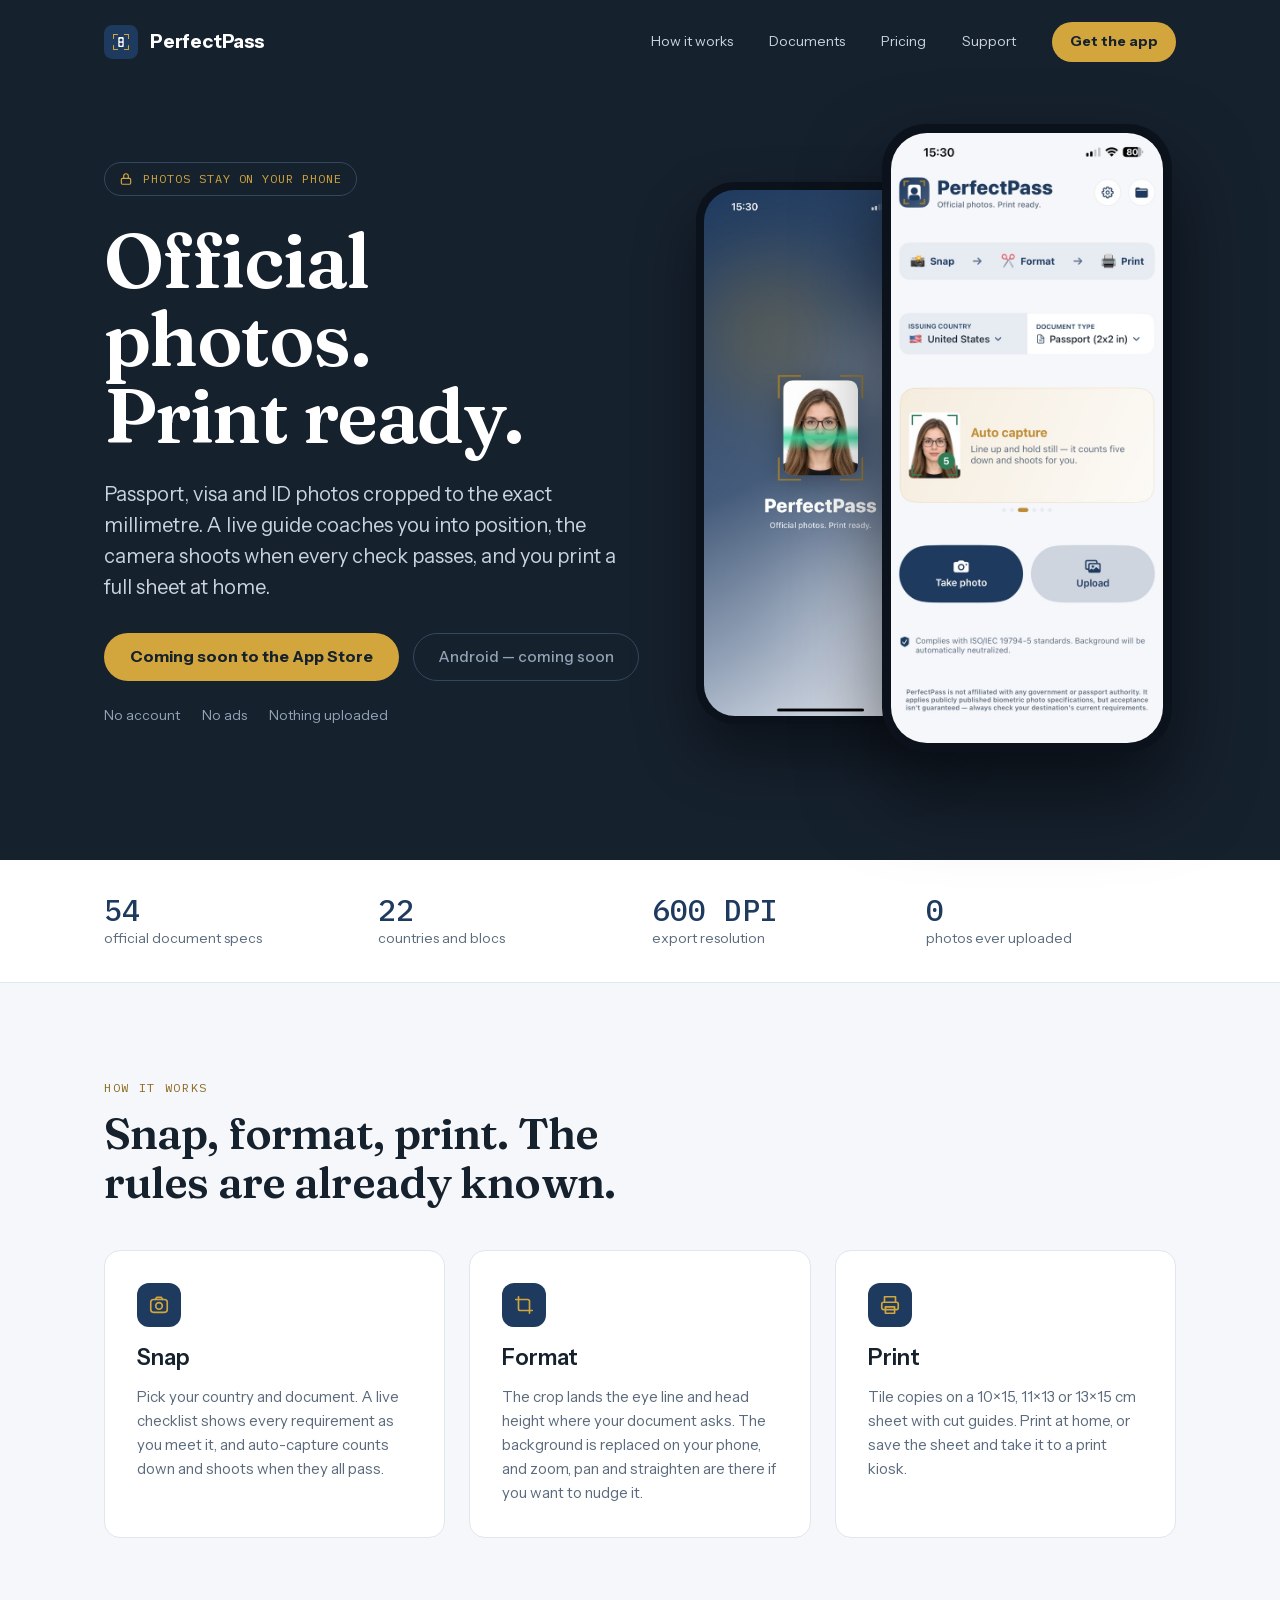
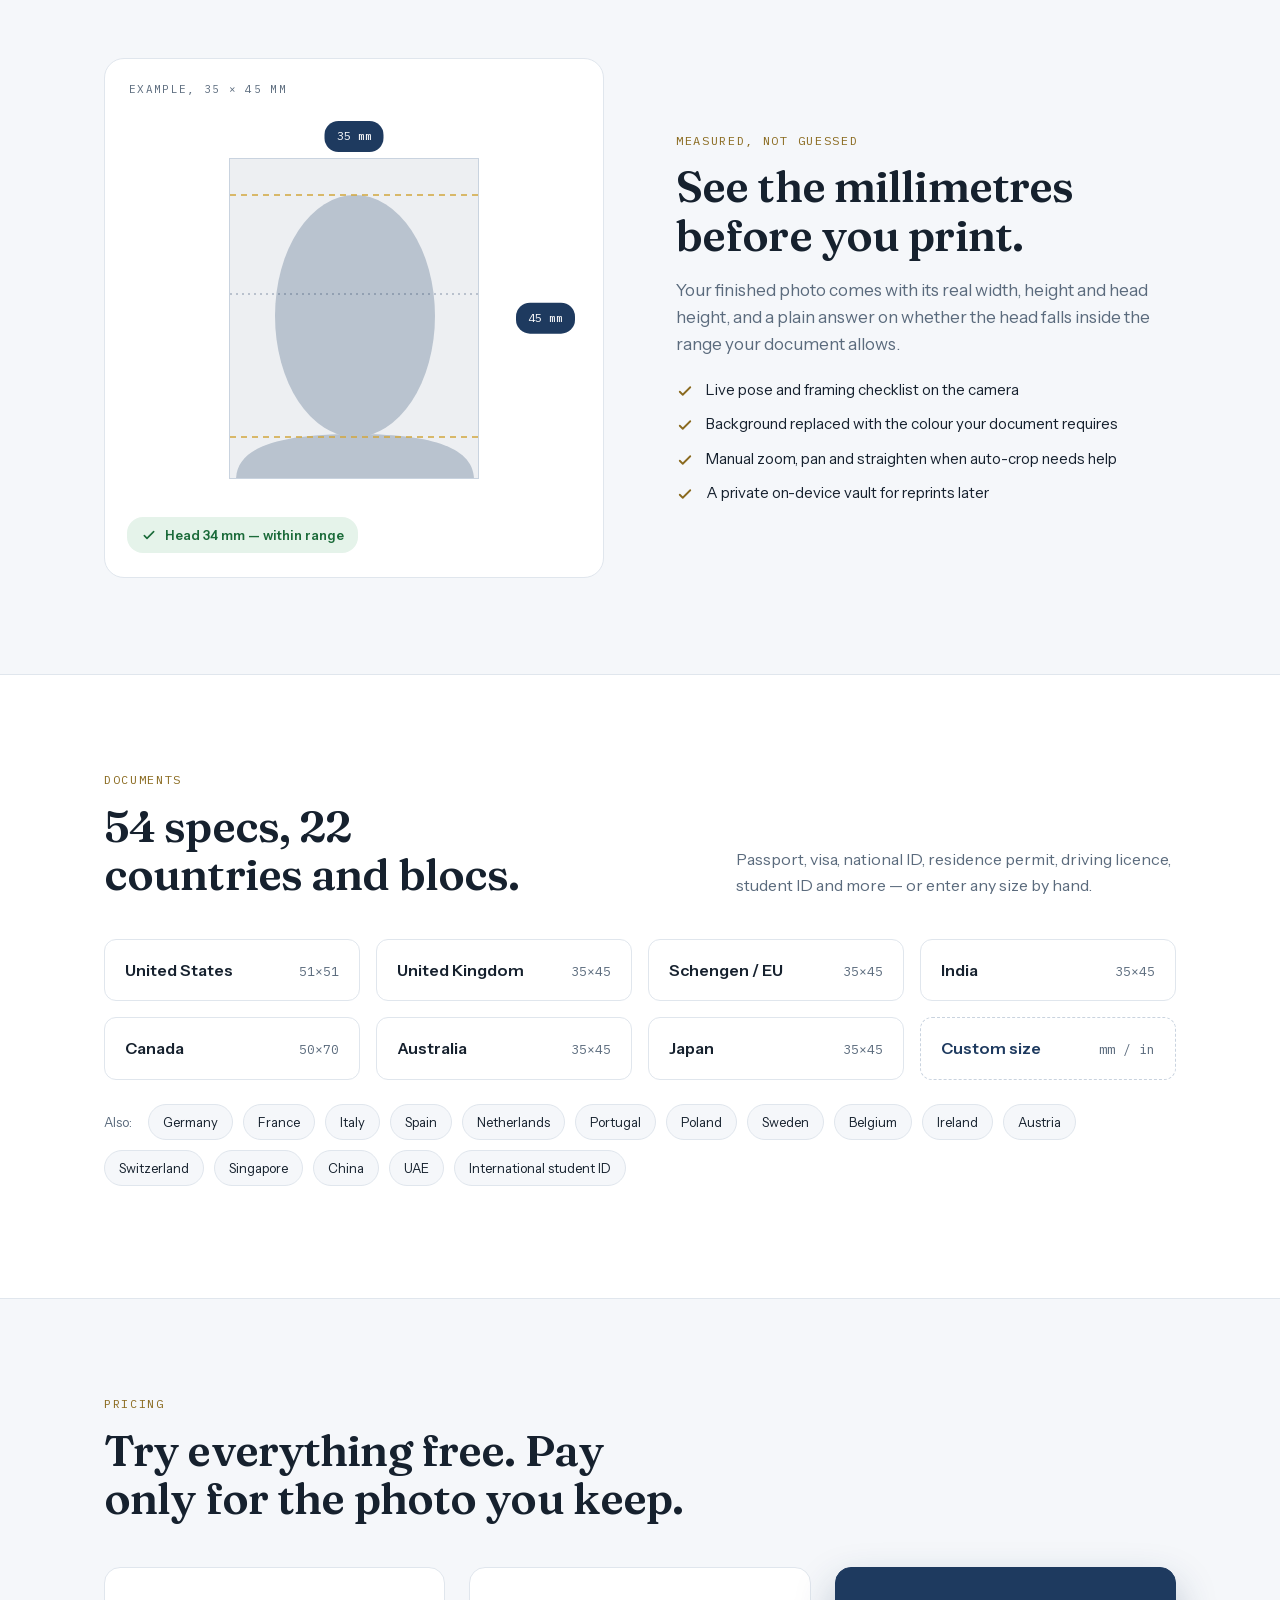
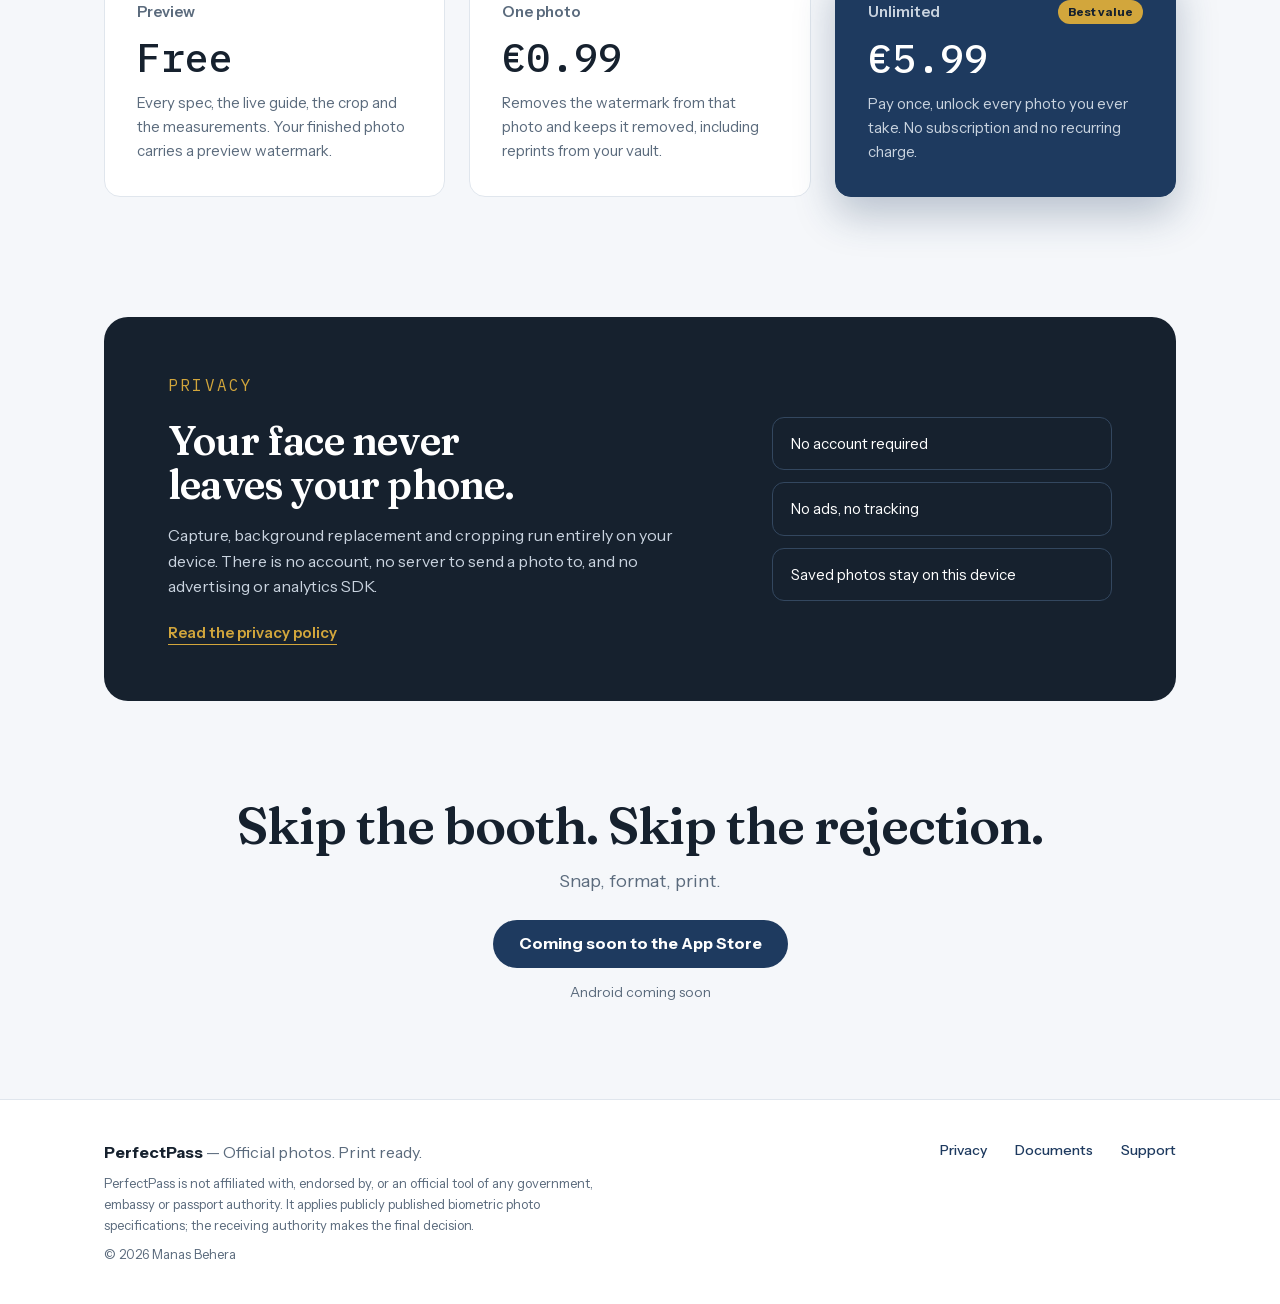
<file: index.html>
<!doctype html>
<html lang="en">
<head>
<meta charset="utf-8">
<meta name="viewport" content="width=device-width, initial-scale=1">
<title>PerfectPass — Official passport and ID photos, print ready</title>
<meta name="description" content="Passport, visa and ID photos cropped to the exact millimetre, on your phone. A live guide, on-device background replacement and print sheets. Nothing is uploaded.">
<meta name="theme-color" content="#16212E">
<meta property="og:type" content="website">
<meta property="og:title" content="PerfectPass — Official photos. Print ready.">
<meta property="og:description" content="Passport, visa and ID photos cropped to the exact millimetre, entirely on your phone.">
<link rel="icon" href="data:image/svg+xml,%3Csvg xmlns='http://www.w3.org/2000/svg' viewBox='0 0 100 100'%3E%3Crect width='100' height='100' rx='24' fill='%231E3A5F'/%3E%3Crect x='42' y='35' width='16' height='30' rx='3' fill='%23fff'/%3E%3Ccircle cx='50' cy='44' r='4.6' fill='%231E3A5F'/%3E%3Cg stroke='%23D2A63C' stroke-width='3' stroke-linecap='round' fill='none'%3E%3Cpath d='M28 40V28H40'/%3E%3Cpath d='M60 28H72V40'/%3E%3Cpath d='M72 60V72H60'/%3E%3Cpath d='M40 72H28V60'/%3E%3C/g%3E%3C/svg%3E">
<link rel="stylesheet" href="assets/site.css">
</head>
<body>

<header class="dark">
<div class="wrap nav">
<a class="brand" href="./"><svg width="34" height="34" viewBox="0 0 100 100" fill="none" aria-hidden="true"><rect width="100" height="100" rx="24" fill="#1E3A5F"/><rect x="42" y="35" width="16" height="30" rx="3" fill="#fff"/><circle cx="50" cy="44" r="4.6" fill="#1E3A5F"/><rect x="46" y="52" width="8" height="9" rx="2" fill="#1E3A5F"/><g stroke="#D2A63C" stroke-width="3" stroke-linecap="round"><path d="M28 40V28H40"/><path d="M60 28H72V40"/><path d="M72 60V72H60"/><path d="M40 72H28V60"/></g></svg>PerfectPass</a>
<div class="spacer"></div>
<a class="link" href="#how">How it works</a>
<a class="link" href="#specs">Documents</a>
<a class="link" href="#pricing">Pricing</a>
<a class="link" href="support/">Support</a>
<a class="btn btn-gold btn-sm" href="#get">Get the app</a>
</div>
</header>

<main>
<div class="dark hero">
<div class="wrap hero-grid">
<div>
<div class="badge"><svg width="14" height="14" viewBox="0 0 24 24" fill="none" stroke="#D2A63C" stroke-width="2" stroke-linecap="round" stroke-linejoin="round" aria-hidden="true"><rect x="4" y="11" width="16" height="10" rx="2"/><path d="M8 11V7a4 4 0 0 1 8 0v4"/></svg>Photos stay on your phone</div>
<h1>Official photos.<br>Print ready.</h1>
<p class="sub">Passport, visa and ID photos cropped to the exact millimetre. A live guide coaches you into position, the camera shoots when every check passes, and you print a full sheet at home.</p>
<div class="cta-row" id="get">
<span class="btn btn-gold" aria-disabled="true">Coming soon to the App Store</span>
<span class="pill-soon">Android — coming soon</span>
</div>
<div class="assure"><span>No account</span><span>No ads</span><span>Nothing uploaded</span></div>
</div>
<div class="phones">
<div class="phone back"><img src="assets/app-launch.jpg" width="640" height="1387" alt="PerfectPass launch screen"></div>
<div class="phone front"><img src="assets/app-home.jpg" width="640" height="1387" alt="PerfectPass home screen showing the auto capture feature"></div>
</div>
</div>
</div>

<div class="stats">
<div class="wrap">
<ul>
<li><div class="n">54</div><div class="l">official document specs</div></li>
<li><div class="n">22</div><div class="l">countries and blocs</div></li>
<li><div class="n">600 DPI</div><div class="l">export resolution</div></li>
<li><div class="n">0</div><div class="l">photos ever uploaded</div></li>
</ul>
</div>
</div>

<section id="how">
<div class="wrap">
<div class="head">
<p class="eyebrow">How it works</p>
<h2>Snap, format, print. The rules are already known.</h2>
</div>
<div class="steps">
<div class="card"><div class="ico"><svg width="22" height="22" viewBox="0 0 24 24" fill="none" stroke="#D2A63C" stroke-width="1.8" stroke-linecap="round" stroke-linejoin="round" aria-hidden="true"><rect x="3" y="6" width="18" height="14" rx="3"/><path d="M8 6l1.6-2.4h4.8L16 6"/><circle cx="12" cy="13" r="3.6"/></svg></div><h3>Snap</h3><p>Pick your country and document. A live checklist shows every requirement as you meet it, and auto-capture counts down and shoots when they all pass.</p></div>
<div class="card"><div class="ico"><svg width="22" height="22" viewBox="0 0 24 24" fill="none" stroke="#D2A63C" stroke-width="1.8" stroke-linecap="round" stroke-linejoin="round" aria-hidden="true"><path d="M6 3v13a2 2 0 0 0 2 2h13"/><path d="M3 6h13a2 2 0 0 1 2 2v13"/></svg></div><h3>Format</h3><p>The crop lands the eye line and head height where your document asks. The background is replaced on your phone, and zoom, pan and straighten are there if you want to nudge it.</p></div>
<div class="card"><div class="ico"><svg width="22" height="22" viewBox="0 0 24 24" fill="none" stroke="#D2A63C" stroke-width="1.8" stroke-linecap="round" stroke-linejoin="round" aria-hidden="true"><path d="M6 9V3h12v6"/><rect x="3" y="9" width="18" height="8" rx="2"/><rect x="7" y="14" width="10" height="7"/></svg></div><h3>Print</h3><p>Tile copies on a 10×15, 11×13 or 13×15 cm sheet with cut guides. Print at home, or save the sheet and take it to a print kiosk.</p></div>
</div>
</div>
</section>

<div class="measured">
<div class="wrap measured-grid">
<div class="figure" role="img" aria-label="Illustration: a 35 by 45 millimetre photo with crown and chin lines and a head height of 34 millimetres, within range">
<div class="cap">Example, 35 × 45 mm</div>
<div class="doc"><svg width="250" height="321" viewBox="0 0 250 321" fill="none" aria-hidden="true"><path d="M6 321c0-34 46-46 119-46s119 12 119 46z" fill="#B9C3CF"/><ellipse cx="125" cy="157" rx="80" ry="121" fill="#B9C3CF"/><line x1="0" y1="36" x2="250" y2="36" stroke="#D2A63C" stroke-width="1.5" stroke-dasharray="6 5"/><line x1="0" y1="278" x2="250" y2="278" stroke="#D2A63C" stroke-width="1.5" stroke-dasharray="6 5"/><line x1="0" y1="135" x2="250" y2="135" stroke="#1E3A5F" stroke-width="1" stroke-dasharray="2 4" opacity=".5"/></svg></div>
<div class="chip w">35 mm</div>
<div class="chip h">45 mm</div>
<div class="verdict"><svg width="16" height="16" viewBox="0 0 24 24" fill="none" stroke="#1B6B3A" stroke-width="2.4" stroke-linecap="round" stroke-linejoin="round" aria-hidden="true"><path d="M5 13l4 4L19 7"/></svg>Head 34 mm — within range</div>
</div>
<div>
<p class="eyebrow">Measured, not guessed</p>
<h2>See the millimetres before you print.</h2>
<p class="lede" style="margin-top:18px">Your finished photo comes with its real width, height and head height, and a plain answer on whether the head falls inside the range your document allows.</p>
<ul class="ticks">
<li><svg width="18" height="18" viewBox="0 0 24 24" fill="none" stroke="#8A6A1F" stroke-width="2.4" stroke-linecap="round" stroke-linejoin="round" aria-hidden="true"><path d="M5 13l4 4L19 7"/></svg><span>Live pose and framing checklist on the camera</span></li>
<li><svg width="18" height="18" viewBox="0 0 24 24" fill="none" stroke="#8A6A1F" stroke-width="2.4" stroke-linecap="round" stroke-linejoin="round" aria-hidden="true"><path d="M5 13l4 4L19 7"/></svg><span>Background replaced with the colour your document requires</span></li>
<li><svg width="18" height="18" viewBox="0 0 24 24" fill="none" stroke="#8A6A1F" stroke-width="2.4" stroke-linecap="round" stroke-linejoin="round" aria-hidden="true"><path d="M5 13l4 4L19 7"/></svg><span>Manual zoom, pan and straighten when auto-crop needs help</span></li>
<li><svg width="18" height="18" viewBox="0 0 24 24" fill="none" stroke="#8A6A1F" stroke-width="2.4" stroke-linecap="round" stroke-linejoin="round" aria-hidden="true"><path d="M5 13l4 4L19 7"/></svg><span>A private on-device vault for reprints later</span></li>
</ul>
</div>
</div>
</div>

<section class="specs" id="specs">
<div class="wrap">
<div class="specs-head">
<div><p class="eyebrow">Documents</p><h2>54 specs, 22 countries and blocs.</h2></div>
<p class="lede">Passport, visa, national ID, residence permit, driving licence, student ID and more — or enter any size by hand.</p>
</div>
<div class="spec-grid">
<div class="spec"><b>United States</b><span>51×51</span></div><div class="spec"><b>United Kingdom</b><span>35×45</span></div><div class="spec"><b>Schengen / EU</b><span>35×45</span></div><div class="spec"><b>India</b><span>35×45</span></div><div class="spec"><b>Canada</b><span>50×70</span></div><div class="spec"><b>Australia</b><span>35×45</span></div><div class="spec"><b>Japan</b><span>35×45</span></div><div class="spec custom"><b>Custom size</b><span>mm / in</span></div>
</div>
<ul class="also"><li class="lead">Also:</li><li>Germany</li><li>France</li><li>Italy</li><li>Spain</li><li>Netherlands</li><li>Portugal</li><li>Poland</li><li>Sweden</li><li>Belgium</li><li>Ireland</li><li>Austria</li><li>Switzerland</li><li>Singapore</li><li>China</li><li>UAE</li><li>International student ID</li></ul>
</div>
</section>

<section id="pricing">
<div class="wrap">
<div class="head">
<p class="eyebrow">Pricing</p>
<h2>Try everything free. Pay only for the photo you keep.</h2>
</div>
<div class="tiers">
<div class="tier"><div class="name">Preview</div><div class="price">Free</div><p>Every spec, the live guide, the crop and the measurements. Your finished photo carries a preview watermark.</p></div>
<div class="tier"><div class="name">One photo</div><div class="price">€0.99</div><p>Removes the watermark from that photo and keeps it removed, including reprints from your vault.</p></div>
<div class="tier best"><div class="top"><div class="name">Unlimited</div><div class="tag">Best value</div></div><div class="price">€5.99</div><p>Pay once, unlock every photo you ever take. No subscription and no recurring charge.</p></div>
</div>
</div>
</section>

<div class="privacy" id="privacy">
<div class="wrap">
<div class="privacy-box">
<div>
<p class="eyebrow">Privacy</p>
<h2>Your face never leaves your phone.</h2>
<p>Capture, background replacement and cropping run entirely on your device. There is no account, no server to send a photo to, and no advertising or analytics SDK.</p>
<a class="underlink" href="privacy.html">Read the privacy policy</a>
</div>
<ul class="privacy-list"><li>No account required</li><li>No ads, no tracking</li><li>Saved photos stay on this device</li></ul>
</div>
</div>
</div>

<div class="closing">
<div class="wrap">
<h2>Skip the booth. Skip the rejection.</h2>
<p>Snap, format, print.</p>
<span class="btn btn-navy" aria-disabled="true">Coming soon to the App Store</span>
<div class="soon">Android coming soon</div>
</div>
</div>
</main>

<footer>
<div class="wrap foot">
<div>
<div style="font-weight:700;font-size:16px">PerfectPass <span style="font-weight:400;color:var(--muted)">— Official photos. Print ready.</span></div>
<p class="fine">PerfectPass is not affiliated with, endorsed by, or an official tool of any government, embassy or passport authority. It applies publicly published biometric photo specifications; the receiving authority makes the final decision.</p>
<div class="fine" style="margin:0">© 2026 Manas Behera</div>
</div>
<nav aria-label="Footer"><a href="privacy.html">Privacy</a><a href="#specs">Documents</a><a href="support/">Support</a></nav>
</div>
</footer>

</body>
</html>
</file>
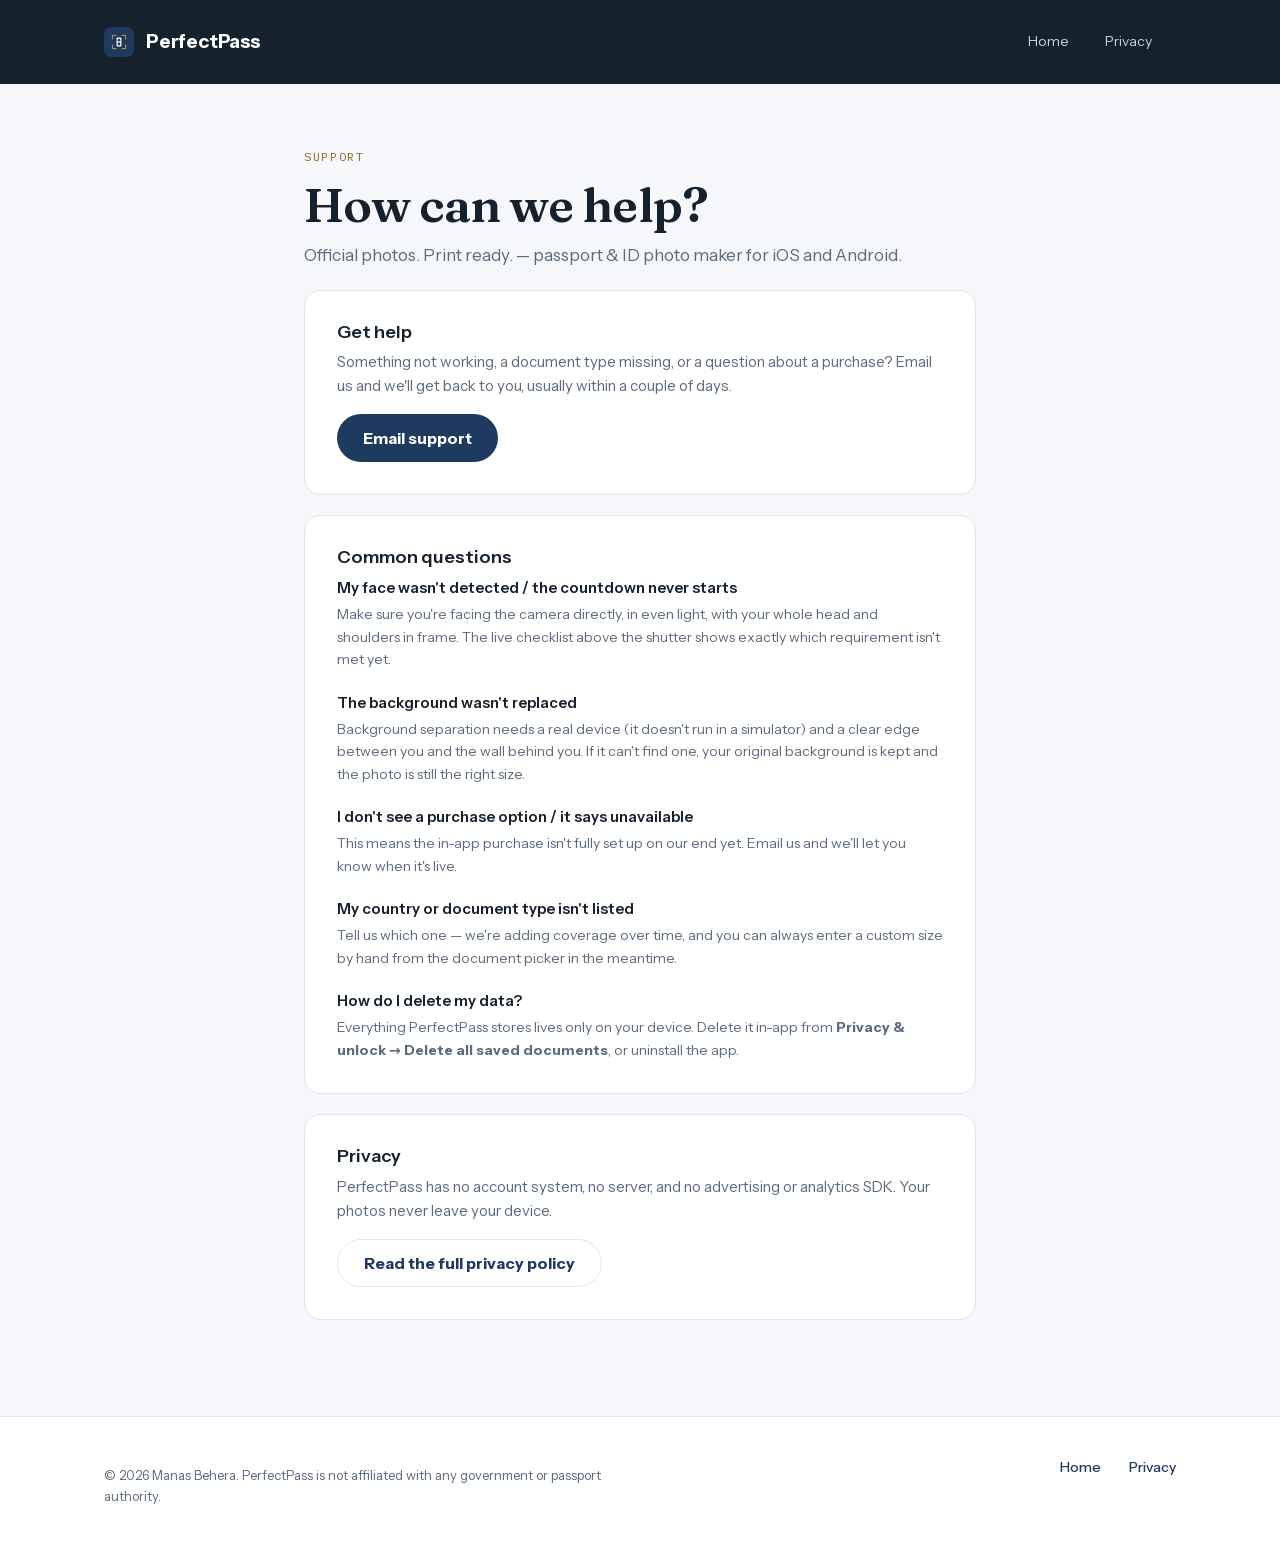
<file: support/index.html>
<!doctype html>
<html lang="en">
<head>
<meta charset="utf-8">
<meta name="viewport" content="width=device-width, initial-scale=1">
<title>PerfectPass Support</title>
<meta name="description" content="Help with PerfectPass: face detection, backgrounds, purchases, document types and deleting your data.">
<meta name="theme-color" content="#16212E">
<link rel="icon" href="data:image/svg+xml,%3Csvg xmlns='http://www.w3.org/2000/svg' viewBox='0 0 100 100'%3E%3Crect width='100' height='100' rx='24' fill='%231E3A5F'/%3E%3Crect x='42' y='35' width='16' height='30' rx='3' fill='%23fff'/%3E%3Ccircle cx='50' cy='44' r='4.6' fill='%231E3A5F'/%3E%3Cg stroke='%23D2A63C' stroke-width='3' stroke-linecap='round' fill='none'%3E%3Cpath d='M28 40V28H40'/%3E%3Cpath d='M60 28H72V40'/%3E%3Cpath d='M72 60V72H60'/%3E%3Cpath d='M40 72H28V60'/%3E%3C/g%3E%3C/svg%3E">
<link rel="stylesheet" href="../assets/site.css">
</head>
<body>
<header class="dark">
<div class="wrap nav">
<a class="brand" href="../"><svg width="30" height="30" viewBox="0 0 100 100" fill="none" aria-hidden="true"><rect width="100" height="100" rx="24" fill="#1E3A5F"/><rect x="42" y="35" width="16" height="30" rx="3" fill="#fff"/><circle cx="50" cy="44" r="4.6" fill="#1E3A5F"/><rect x="46" y="52" width="8" height="9" rx="2" fill="#1E3A5F"/><g stroke="#D2A63C" stroke-width="3" stroke-linecap="round"><path d="M28 40V28H40"/><path d="M60 28H72V40"/><path d="M72 60V72H60"/><path d="M40 72H28V60"/></g></svg>PerfectPass</a>
<div class="spacer"></div>
<a class="link" href="../">Home</a>
<a class="link" href="../privacy.html">Privacy</a>
</div>
</header>
<main class="page">
<div class="wrap">
<p class="eyebrow">Support</p>
<h1>How can we help?</h1>
<p class="lede">Official photos. Print ready. — passport &amp; ID photo maker for iOS and Android.</p>
<div class="card">
    <h2>Get help</h2>
    <p>Something not working, a document type missing, or a question about a purchase? Email us and we'll get back to you, usually within a couple of days.</p>
    <a class="btn btn-navy" href="mailto:shrutikaiq@gmail.com?subject=PerfectPass%20support">Email support</a>
  </div>

  <div class="card">
    <h2>Common questions</h2>
    <dl>
      <dt>My face wasn't detected / the countdown never starts</dt>
      <dd>Make sure you're facing the camera directly, in even light, with your whole head and shoulders in frame. The live checklist above the shutter shows exactly which requirement isn't met yet.</dd>

      <dt>The background wasn't replaced</dt>
      <dd>Background separation needs a real device (it doesn't run in a simulator) and a clear edge between you and the wall behind you. If it can't find one, your original background is kept and the photo is still the right size.</dd>

      <dt>I don't see a purchase option / it says unavailable</dt>
      <dd>This means the in-app purchase isn't fully set up on our end yet. Email us and we'll let you know when it's live.</dd>

      <dt>My country or document type isn't listed</dt>
      <dd>Tell us which one — we're adding coverage over time, and you can always enter a custom size by hand from the document picker in the meantime.</dd>

      <dt>How do I delete my data?</dt>
      <dd>Everything PerfectPass stores lives only on your device. Delete it in-app from <strong>Privacy &amp; unlock → Delete all saved documents</strong>, or uninstall the app.</dd>
    </dl>
  </div>

  <div class="card">
    <h2>Privacy</h2>
    <p>PerfectPass has no account system, no server, and no advertising or analytics SDK. Your photos never leave your device.</p>
    <a class="btn btn-outline" href="../privacy.html">Read the full privacy policy</a>
  </div>
</div>
</main>
<footer>
<div class="wrap foot">
<p class="fine">© 2026 Manas Behera. PerfectPass is not affiliated with any government or passport authority.</p>
<nav aria-label="Footer"><a href="../">Home</a><a href="../privacy.html">Privacy</a></nav>
</div>
</footer>
</body>
</html>
</file>
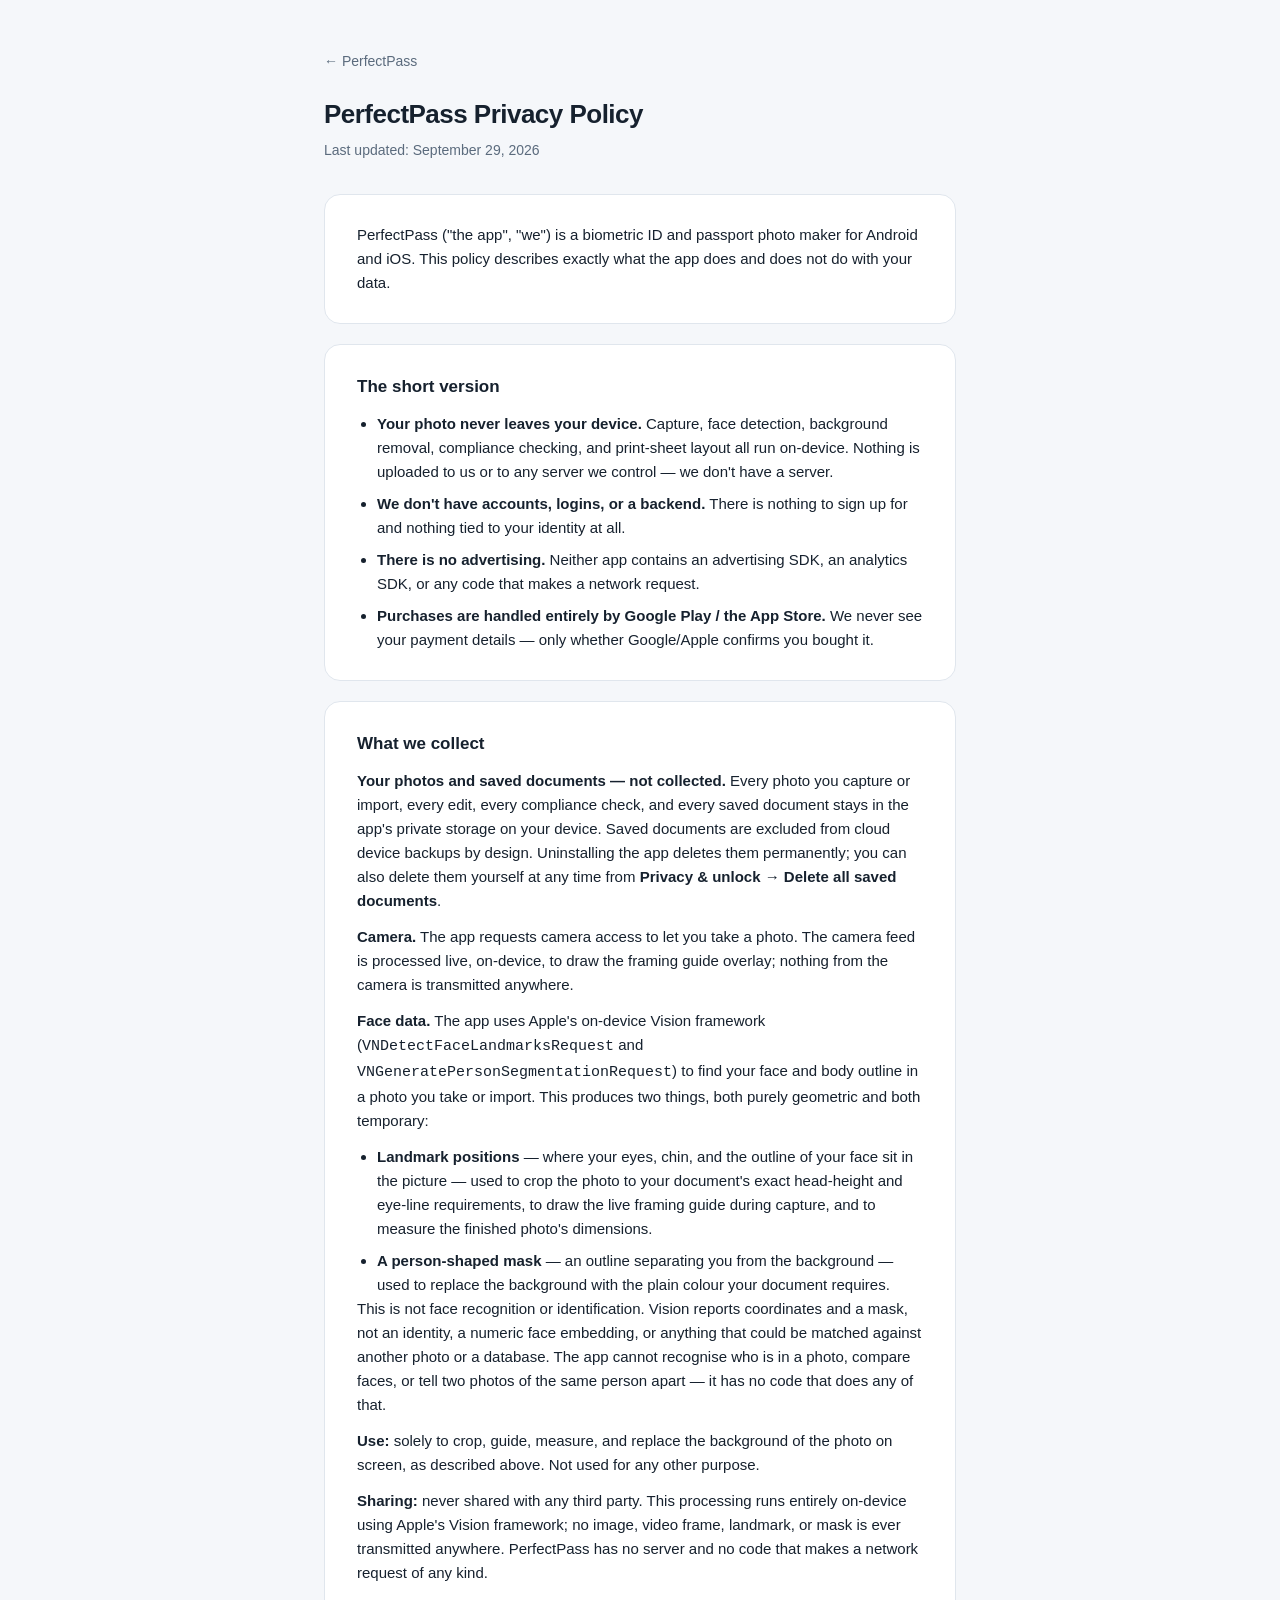
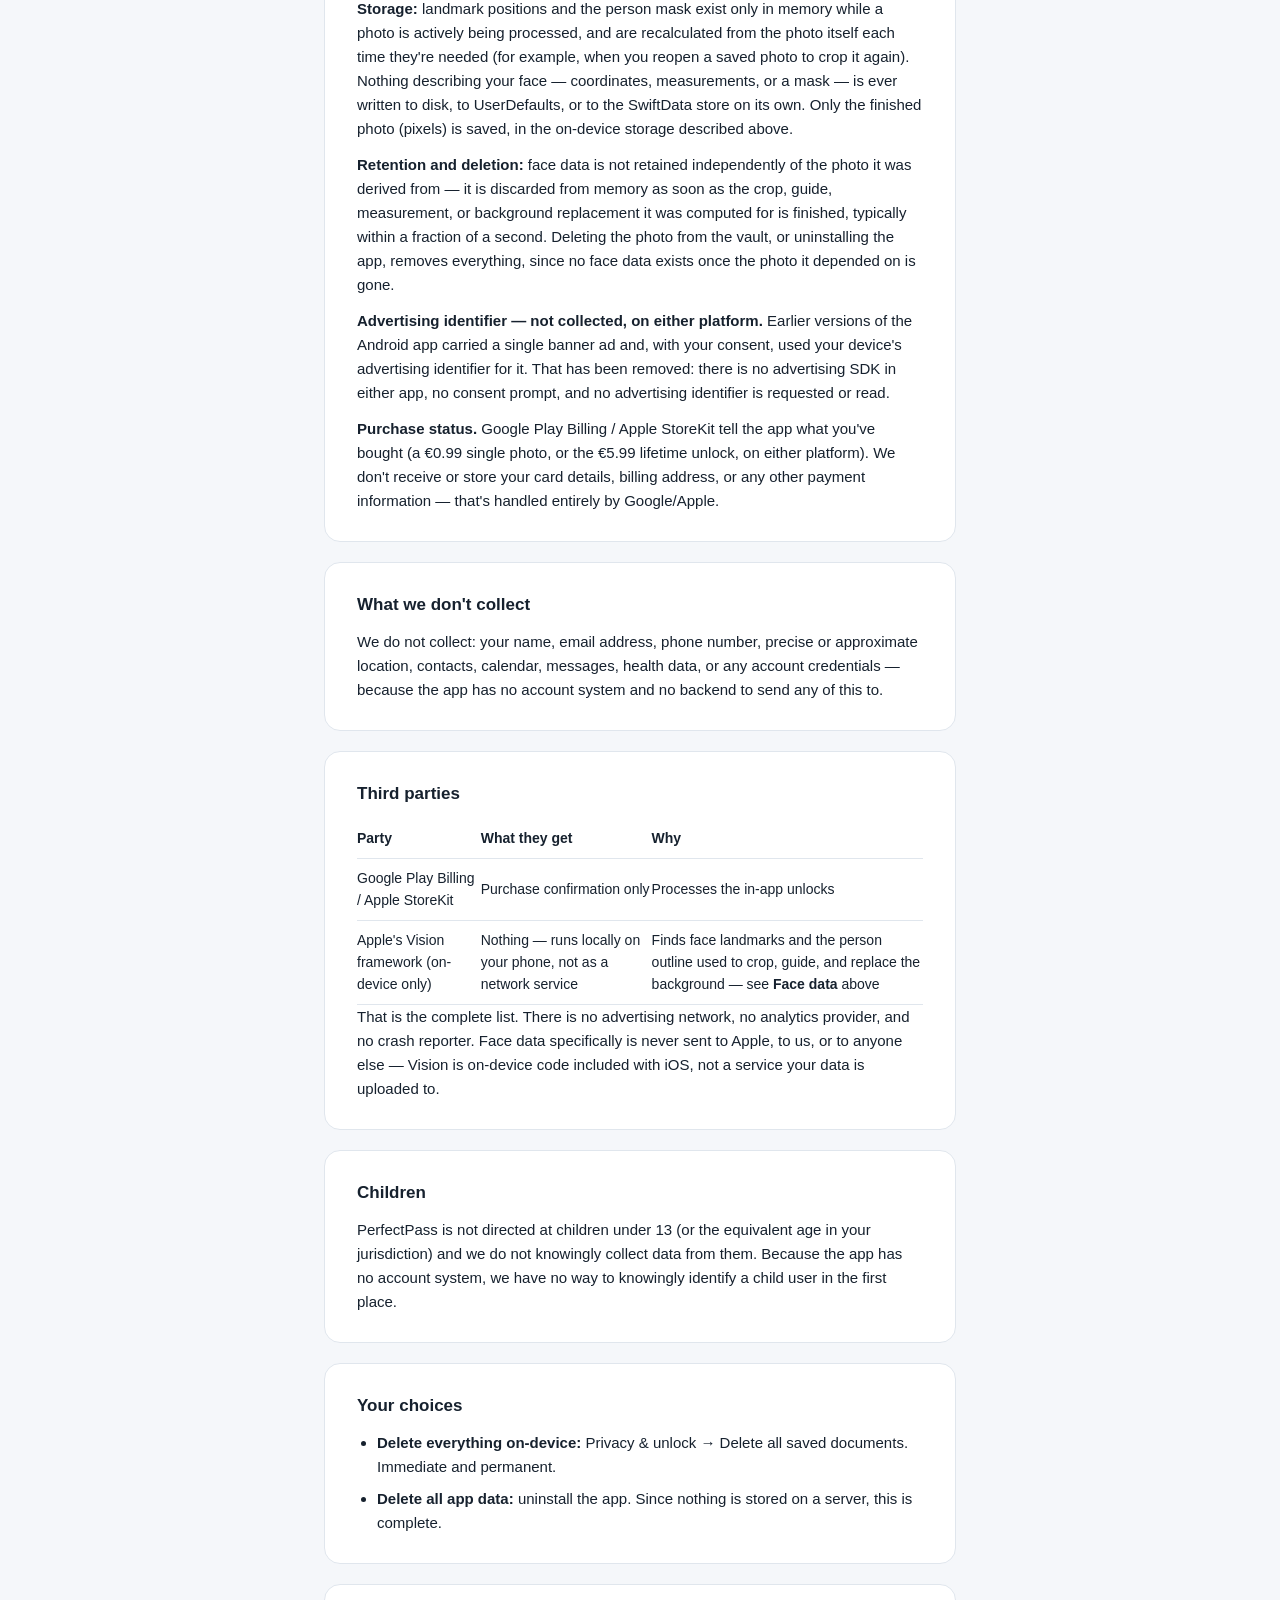
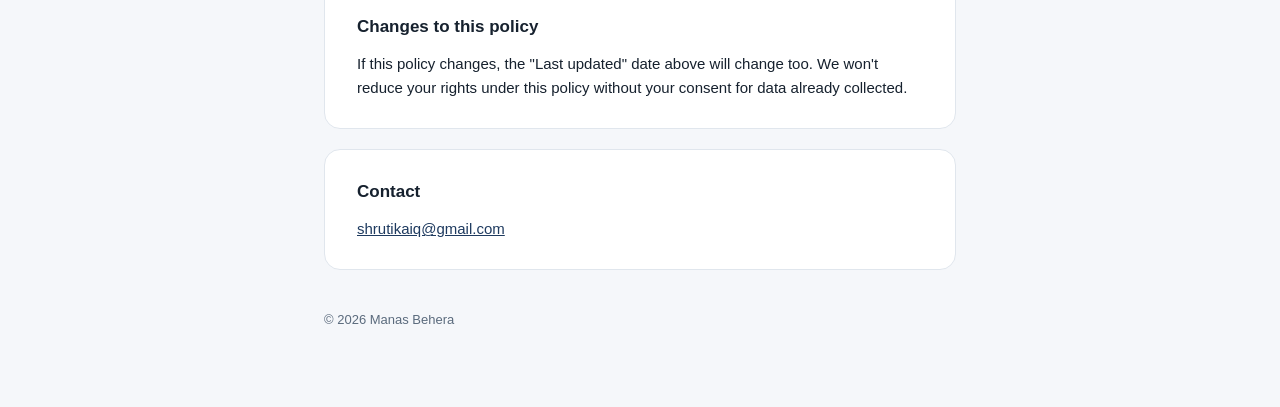
<file: privacy.html>
<!doctype html>
<html lang="en">
<head>
<meta charset="utf-8">
<meta name="viewport" content="width=device-width, initial-scale=1">
<title>PerfectPass Privacy Policy</title>
<style>
  :root {
    --navy: #1E3A5F; --bg: #F5F7FA; --surface: #FFFFFF;
    --text: #16212E; --text-muted: #5B6B7D; --border: #E0E6ED;
  }
  * { box-sizing: border-box; }
  body {
    margin: 0; background: var(--bg); color: var(--text);
    font-family: -apple-system, BlinkMacSystemFont, "Segoe UI", Roboto, Helvetica, Arial, sans-serif;
    line-height: 1.6;
  }
  .wrap { max-width: 680px; margin: 0 auto; padding: 48px 24px 80px; }
  .back { color: var(--text-muted); text-decoration: none; font-size: 14px; }
  h1 { font-size: 26px; margin: 20px 0 4px; letter-spacing: -0.02em; }
  .updated { color: var(--text-muted); font-size: 14px; margin: 0 0 32px; }
  .card {
    background: var(--surface); border: 1px solid var(--border);
    border-radius: 16px; padding: 28px 32px; margin-bottom: 20px;
  }
  h2 { font-size: 17px; margin: 0 0 12px; }
  .card + .card h2 { margin-top: 0; }
  p { font-size: 15px; color: var(--text); margin: 0 0 12px; }
  p:last-child { margin-bottom: 0; }
  ul { margin: 0; padding-left: 20px; }
  li { font-size: 15px; margin-bottom: 8px; }
  li:last-child { margin-bottom: 0; }
  table { width: 100%; border-collapse: collapse; font-size: 14px; }
  th, td { text-align: left; padding: 8px 0; border-bottom: 1px solid var(--border); }
  a { color: var(--navy); }
  strong { font-weight: 600; }
  footer { margin-top: 40px; color: var(--text-muted); font-size: 13px; }
</style>
</head>
<body>
<div class="wrap">
  <a class="back" href="./">&larr; PerfectPass</a>
  <h1>PerfectPass Privacy Policy</h1>
  <p class="updated">Last updated: September 29, 2026</p>

  <div class="card">
    <p>PerfectPass ("the app", "we") is a biometric ID and passport photo maker for Android and iOS. This policy describes exactly what the app does and does not do with your data.</p>
  </div>

  <div class="card">
    <h2>The short version</h2>
    <ul>
      <li><strong>Your photo never leaves your device.</strong> Capture, face detection, background removal, compliance checking, and print-sheet layout all run on-device. Nothing is uploaded to us or to any server we control — we don't have a server.</li>
      <li><strong>We don't have accounts, logins, or a backend.</strong> There is nothing to sign up for and nothing tied to your identity at all.</li>
      <li><strong>There is no advertising.</strong> Neither app contains an advertising SDK, an analytics SDK, or any code that makes a network request.</li>
      <li><strong>Purchases are handled entirely by Google Play / the App Store.</strong> We never see your payment details — only whether Google/Apple confirms you bought it.</li>
    </ul>
  </div>

  <div class="card">
    <h2>What we collect</h2>
    <p><strong>Your photos and saved documents — not collected.</strong> Every photo you capture or import, every edit, every compliance check, and every saved document stays in the app's private storage on your device. Saved documents are excluded from cloud device backups by design. Uninstalling the app deletes them permanently; you can also delete them yourself at any time from <strong>Privacy &amp; unlock → Delete all saved documents</strong>.</p>
    <p><strong>Camera.</strong> The app requests camera access to let you take a photo. The camera feed is processed live, on-device, to draw the framing guide overlay; nothing from the camera is transmitted anywhere.</p>
    <p><strong>Face data.</strong> The app uses Apple's on-device Vision framework (<code>VNDetectFaceLandmarksRequest</code> and <code>VNGeneratePersonSegmentationRequest</code>) to find your face and body outline in a photo you take or import. This produces two things, both purely geometric and both temporary:</p>
    <ul>
      <li><strong>Landmark positions</strong> — where your eyes, chin, and the outline of your face sit in the picture — used to crop the photo to your document's exact head-height and eye-line requirements, to draw the live framing guide during capture, and to measure the finished photo's dimensions.</li>
      <li><strong>A person-shaped mask</strong> — an outline separating you from the background — used to replace the background with the plain colour your document requires.</li>
    </ul>
    <p>This is not face recognition or identification. Vision reports coordinates and a mask, not an identity, a numeric face embedding, or anything that could be matched against another photo or a database. The app cannot recognise who is in a photo, compare faces, or tell two photos of the same person apart — it has no code that does any of that.</p>
    <p><strong>Use:</strong> solely to crop, guide, measure, and replace the background of the photo on screen, as described above. Not used for any other purpose.</p>
    <p><strong>Sharing:</strong> never shared with any third party. This processing runs entirely on-device using Apple's Vision framework; no image, video frame, landmark, or mask is ever transmitted anywhere. PerfectPass has no server and no code that makes a network request of any kind.</p>
    <p><strong>Storage:</strong> landmark positions and the person mask exist only in memory while a photo is actively being processed, and are recalculated from the photo itself each time they're needed (for example, when you reopen a saved photo to crop it again). Nothing describing your face — coordinates, measurements, or a mask — is ever written to disk, to UserDefaults, or to the SwiftData store on its own. Only the finished photo (pixels) is saved, in the on-device storage described above.</p>
    <p><strong>Retention and deletion:</strong> face data is not retained independently of the photo it was derived from — it is discarded from memory as soon as the crop, guide, measurement, or background replacement it was computed for is finished, typically within a fraction of a second. Deleting the photo from the vault, or uninstalling the app, removes everything, since no face data exists once the photo it depended on is gone.</p>
    <p><strong>Advertising identifier — not collected, on either platform.</strong> Earlier versions of the Android app carried a single banner ad and, with your consent, used your device's advertising identifier for it. That has been removed: there is no advertising SDK in either app, no consent prompt, and no advertising identifier is requested or read.</p>
    <p><strong>Purchase status.</strong> Google Play Billing / Apple StoreKit tell the app what you've bought (a €0.99 single photo, or the €5.99 lifetime unlock, on either platform). We don't receive or store your card details, billing address, or any other payment information — that's handled entirely by Google/Apple.</p>
  </div>

  <div class="card">
    <h2>What we don't collect</h2>
    <p>We do not collect: your name, email address, phone number, precise or approximate location, contacts, calendar, messages, health data, or any account credentials — because the app has no account system and no backend to send any of this to.</p>
  </div>

  <div class="card">
    <h2>Third parties</h2>
    <table>
      <tr><th>Party</th><th>What they get</th><th>Why</th></tr>
      <tr><td>Google Play Billing / Apple StoreKit</td><td>Purchase confirmation only</td><td>Processes the in-app unlocks</td></tr>
      <tr><td>Apple's Vision framework (on-device only)</td><td>Nothing — runs locally on your phone, not as a network service</td><td>Finds face landmarks and the person outline used to crop, guide, and replace the background — see <strong>Face data</strong> above</td></tr>
    </table>
    <p>That is the complete list. There is no advertising network, no analytics provider, and no crash reporter. Face data specifically is never sent to Apple, to us, or to anyone else — Vision is on-device code included with iOS, not a service your data is uploaded to.</p>
  </div>

  <div class="card">
    <h2>Children</h2>
    <p>PerfectPass is not directed at children under 13 (or the equivalent age in your jurisdiction) and we do not knowingly collect data from them. Because the app has no account system, we have no way to knowingly identify a child user in the first place.</p>
  </div>

  <div class="card">
    <h2>Your choices</h2>
    <ul>
      <li><strong>Delete everything on-device:</strong> Privacy &amp; unlock → Delete all saved documents. Immediate and permanent.</li>
      <li><strong>Delete all app data:</strong> uninstall the app. Since nothing is stored on a server, this is complete.</li>
    </ul>
  </div>

  <div class="card">
    <h2>Changes to this policy</h2>
    <p>If this policy changes, the "Last updated" date above will change too. We won't reduce your rights under this policy without your consent for data already collected.</p>
  </div>

  <div class="card">
    <h2>Contact</h2>
    <p><a href="mailto:shrutikaiq@gmail.com">shrutikaiq@gmail.com</a></p>
  </div>

  <footer>© 2026 Manas Behera</footer>
</div>
</body>
</html>
</file>
<file: assets/site.css>
@font-face{font-family:'Fraunces';font-style:normal;font-weight:600;font-display:swap;src:url(fonts/fraunces-600.woff2) format('woff2');unicode-range:U+0000-00FF, U+0131, U+0152-0153, U+02BB-02BC, U+02C6, U+02DA, U+02DC, U+0304, U+0308, U+0329, U+2000-206F, U+20AC, U+2122, U+2191, U+2193, U+2212, U+2215, U+FEFF, U+FFFD}
@font-face{font-family:'IBM Plex Mono';font-style:normal;font-weight:400;font-display:swap;src:url(fonts/ibm-plex-mono-400.woff2) format('woff2');unicode-range:U+0000-00FF, U+0131, U+0152-0153, U+02BB-02BC, U+02C6, U+02DA, U+02DC, U+0304, U+0308, U+0329, U+2000-206F, U+20AC, U+2122, U+2191, U+2193, U+2212, U+2215, U+FEFF, U+FFFD}
@font-face{font-family:'IBM Plex Mono';font-style:normal;font-weight:500;font-display:swap;src:url(fonts/ibm-plex-mono-500.woff2) format('woff2');unicode-range:U+0000-00FF, U+0131, U+0152-0153, U+02BB-02BC, U+02C6, U+02DA, U+02DC, U+0304, U+0308, U+0329, U+2000-206F, U+20AC, U+2122, U+2191, U+2193, U+2212, U+2215, U+FEFF, U+FFFD}
@font-face{font-family:'Instrument Sans';font-style:normal;font-weight:400 700;font-display:swap;src:url(fonts/instrument-sans-400-700.woff2) format('woff2');unicode-range:U+0000-00FF, U+0131, U+0152-0153, U+02BB-02BC, U+02C6, U+02DA, U+02DC, U+0304, U+0308, U+0329, U+2000-206F, U+20AC, U+2122, U+2191, U+2193, U+2212, U+2215, U+FEFF, U+FFFD}
:root{
  --ink:#16212E; --navy:#1E3A5F; --gold:#D2A63C; --gold-deep:#8A6A1F;
  --paper:#F5F7FA; --white:#FFFFFF; --line:#E0E6ED; --muted:#5B6B7D;
  --on-dark:#C9D3DF; --on-dark-muted:#93A3B6; --dark-line:#33475F;
  --ok-bg:#E5F3EA; --ok:#1B6B3A;
  --display:'Fraunces',Georgia,'Times New Roman',serif;
  --sans:'Instrument Sans',system-ui,-apple-system,'Segoe UI',Roboto,Helvetica,Arial,sans-serif;
  --mono:'IBM Plex Mono',ui-monospace,SFMono-Regular,Menlo,monospace;
}
*{box-sizing:border-box}
html{scroll-behavior:smooth}
body{margin:0;background:var(--paper);color:var(--ink);font-family:var(--sans);line-height:1.55;-webkit-font-smoothing:antialiased}
a{color:inherit;text-decoration:none}
img{max-width:100%;display:block}
:focus-visible{outline:3px solid var(--gold);outline-offset:3px;border-radius:6px}
.wrap{max-width:1120px;margin:0 auto;padding:0 24px}
.eyebrow{font-family:var(--mono);font-size:12px;letter-spacing:.14em;text-transform:uppercase;color:var(--gold-deep);margin:0 0 12px}
h1,h2{font-family:var(--display);font-weight:600;letter-spacing:-.02em;text-wrap:balance;margin:0}
h2{font-size:clamp(30px,4vw,44px);line-height:1.1}
h3{margin:0}
.lede{font-size:17px;line-height:1.6;color:var(--muted);margin:0}

/* header */
.dark{background:var(--ink);color:var(--white)}
.nav{display:flex;align-items:center;gap:12px;height:84px}
.brand{display:flex;align-items:center;gap:12px;font-weight:700;font-size:19px;letter-spacing:-.01em}
.nav .spacer{flex:1}
.nav a.link{font-size:14px;color:var(--on-dark);margin-right:24px}
.nav a.link:hover{color:var(--white)}
.btn{display:inline-flex;align-items:center;justify-content:center;gap:10px;min-height:48px;padding:0 26px;border-radius:30px;font-weight:700;font-size:16px;border:0;cursor:pointer;transition:transform .15s,opacity .15s}
.btn:hover{transform:translateY(-1px)}
.btn-gold{background:var(--gold);color:var(--ink)}
.btn-navy{background:var(--navy);color:var(--white)}
.btn-sm{min-height:40px;padding:0 18px;font-size:14px}
.pill-soon{display:inline-flex;align-items:center;min-height:48px;padding:0 24px;border-radius:30px;border:1px solid var(--dark-line);color:var(--on-dark-muted);font-size:15px;font-weight:500}

/* hero */
.hero{padding:40px 0 96px}
.hero-grid{display:grid;grid-template-columns:1.05fr .95fr;gap:40px;align-items:center}
.badge{display:inline-flex;align-items:center;gap:10px;padding:7px 14px;border:1px solid var(--dark-line);border-radius:20px;font-family:var(--mono);font-size:12px;letter-spacing:.08em;text-transform:uppercase;color:var(--gold);margin-bottom:26px}
.hero h1{font-size:clamp(46px,7vw,76px);line-height:1.02;margin-bottom:24px}
.hero p.sub{font-size:clamp(17px,2vw,20px);line-height:1.55;color:var(--on-dark);max-width:520px;margin:0 0 30px}
.cta-row{display:flex;flex-wrap:wrap;gap:14px;align-items:center}
.assure{display:flex;flex-wrap:wrap;gap:8px 22px;font-size:14px;color:var(--on-dark-muted);margin-top:24px}
.phones{position:relative;height:640px}
.phone{position:absolute;background:#0B121B;box-sizing:border-box;box-shadow:0 30px 60px rgba(0,0,0,.45)}
.phone img{width:100%;height:100%;object-fit:cover;display:block}
.phone.front{left:40%;top:0;width:290px;height:628px;border-radius:44px;padding:9px;z-index:2;box-shadow:0 40px 80px rgba(0,0,0,.55)}
.phone.front img{border-radius:36px}
.phone.back{left:2%;top:58px;width:250px;height:542px;border-radius:38px;padding:8px}
.phone.back img{border-radius:31px}

/* stats */
.stats{background:var(--white);border-bottom:1px solid var(--line)}
.stats ul{list-style:none;margin:0;padding:32px 0;display:grid;grid-template-columns:repeat(4,1fr);gap:24px}
.stats .n{font-family:var(--mono);font-size:30px;font-weight:500;color:var(--navy);line-height:1.2}
.stats .l{font-size:14px;color:var(--muted)}

section{padding:96px 0}
.head{max-width:640px;margin-bottom:44px}

/* steps */
.steps{display:grid;grid-template-columns:repeat(3,1fr);gap:24px}
.card{background:var(--white);border:1px solid var(--line);border-radius:16px;padding:32px}
.card h3{font-size:22px;font-weight:600;margin:14px 0 10px}
.card p{margin:0;font-size:15px;line-height:1.6;color:var(--muted)}
.ico{width:44px;height:44px;border-radius:12px;background:var(--navy);display:flex;align-items:center;justify-content:center}

/* measured */
.measured{padding:24px 0 96px}
.measured-grid{display:grid;grid-template-columns:500px 1fr;gap:72px;align-items:center}
.figure{position:relative;height:520px;background:var(--white);border:1px solid var(--line);border-radius:20px;display:flex;align-items:center;justify-content:center}
.figure .cap{position:absolute;left:24px;top:22px;font-family:var(--mono);font-size:11px;letter-spacing:.12em;text-transform:uppercase;color:var(--muted)}
.figure .doc{width:250px;height:321px;background:#EDEFF2;border:1px solid #C9D3DF;overflow:hidden}
.chip{position:absolute;padding:6px 12px;border-radius:14px;background:var(--navy);color:var(--white);font-family:var(--mono);font-size:12px}
.chip.w{top:62px;left:50%;transform:translateX(-50%)}
.chip.h{right:28px;top:50%;transform:translateY(-50%)}
.verdict{position:absolute;left:22px;bottom:24px;display:flex;align-items:center;gap:8px;padding:8px 14px;border-radius:16px;background:var(--ok-bg);color:var(--ok);font-size:13px;font-weight:600}
.ticks{list-style:none;padding:0;margin:20px 0 0;display:flex;flex-direction:column;gap:12px}
.ticks li{display:flex;gap:12px;align-items:flex-start;font-size:15px;line-height:1.5}
.ticks svg{flex-shrink:0;margin-top:3px}

/* specs */
.specs{background:var(--white);border-top:1px solid var(--line);border-bottom:1px solid var(--line)}
.specs-head{display:flex;justify-content:space-between;align-items:flex-end;gap:48px;margin-bottom:40px}
.specs-head .lede{max-width:440px;font-size:16px}
.spec-grid{display:grid;grid-template-columns:repeat(4,1fr);gap:16px}
.spec{border:1px solid var(--line);border-radius:12px;padding:18px 20px;display:flex;justify-content:space-between;align-items:baseline;gap:8px}
.spec b{font-weight:600}
.spec span{font-family:var(--mono);font-size:13px;color:var(--muted);white-space:nowrap}
.spec.custom{border-style:dashed;border-color:#C9D3DF;color:var(--navy)}
.also{display:flex;flex-wrap:wrap;gap:10px;align-items:center;margin-top:24px;padding:0;list-style:none}
.also li{padding:7px 14px;border-radius:18px;background:var(--paper);border:1px solid var(--line);font-size:13px}
.also li.lead{background:none;border:0;padding:0;color:var(--muted);margin-right:6px}

/* pricing */
.tiers{display:grid;grid-template-columns:repeat(3,1fr);gap:24px}
.tier{background:var(--white);border:1px solid var(--line);border-radius:16px;padding:32px;display:flex;flex-direction:column;gap:12px}
.tier .name{font-size:15px;font-weight:600;color:var(--muted)}
.tier .price{font-family:var(--mono);font-size:40px;font-weight:500;line-height:1.1}
.tier p{margin:0;font-size:15px;line-height:1.6;color:var(--muted)}
.tier.best{background:var(--navy);color:var(--white);border-color:var(--navy);box-shadow:0 18px 40px rgba(30,58,95,.28)}
.tier.best .name,.tier.best p{color:var(--on-dark)}
.tier .top{display:flex;justify-content:space-between;align-items:center}
.tag{padding:3px 10px;border-radius:12px;background:var(--gold);color:var(--ink);font-size:12px;font-weight:700}

/* privacy */
.privacy{padding:24px 0 0}
.privacy-box{background:var(--ink);color:var(--white);border-radius:24px;padding:56px 64px;display:grid;grid-template-columns:1fr 340px;gap:64px;align-items:center}
.privacy-box h2{font-size:clamp(28px,3.4vw,40px);margin-bottom:16px}
.privacy-box p{margin:0 0 20px;font-size:16px;line-height:1.6;color:var(--on-dark)}
.privacy-box .eyebrow{color:var(--gold)}
.underlink{font-size:15px;font-weight:600;color:var(--gold);border-bottom:1px solid var(--gold);padding-bottom:2px}
.privacy-list{list-style:none;margin:0;padding:0;display:flex;flex-direction:column;gap:12px}
.privacy-list li{padding:14px 18px;border:1px solid var(--dark-line);border-radius:12px;font-size:15px}

/* closing + footer */
.closing{text-align:center;padding:96px 0}
.closing h2{font-size:clamp(32px,5vw,52px);margin-bottom:14px}
.closing p{margin:0 0 24px;color:var(--muted);font-size:18px}
.closing .soon{margin-top:14px;font-size:14px;color:var(--muted)}
footer{background:var(--white);border-top:1px solid var(--line);padding:40px 0}
.foot{display:flex;justify-content:space-between;align-items:flex-start;gap:48px}
.foot .fine{font-size:13px;line-height:1.6;color:var(--muted);max-width:520px;margin:8px 0}
.foot nav{display:flex;gap:28px;font-size:14px;font-weight:500;color:var(--navy)}
.foot nav a:hover{text-decoration:underline}

/* support page */
.page{padding:64px 0 96px}
.page .wrap{max-width:720px}
.page h1{font-size:clamp(34px,5vw,48px);line-height:1.08;margin-bottom:12px}
.page .card{margin-top:20px}
.page .card h2{font-family:var(--sans);font-size:18px;letter-spacing:0;margin-bottom:8px}
.page dl{margin:0}
.page dt{font-weight:600;font-size:15px;margin-top:20px}
.page dt:first-child{margin-top:0}
.page dd{margin:4px 0 0;color:var(--muted);font-size:14px;line-height:1.6}
.page .card p{margin-bottom:16px}
.btn-outline{border:1px solid var(--line);color:var(--navy);background:transparent}

@media (max-width:980px){
  .hero{padding-bottom:72px}
  .hero-grid{grid-template-columns:1fr;gap:48px}
  .phones{height:560px;max-width:460px;margin:0 auto;width:100%}
  .phone.front{left:34%;width:250px;height:542px;border-radius:38px;padding:8px}
  .phone.front img{border-radius:31px}
  .phone.back{left:0;top:50px;width:210px;height:454px;border-radius:32px;padding:7px}
  .phone.back img{border-radius:26px}
  .measured-grid{grid-template-columns:1fr;gap:40px}
  .figure{max-width:500px;margin:0 auto;width:100%}
  .specs-head{flex-direction:column;align-items:flex-start;gap:16px}
  .spec-grid{grid-template-columns:repeat(2,1fr)}
  .steps,.tiers{grid-template-columns:1fr}
  .privacy-box{grid-template-columns:1fr;padding:40px 28px;gap:32px}
  .stats ul{grid-template-columns:repeat(2,1fr)}
  .nav a.link{display:none}
  section{padding:72px 0}
}
@media (max-width:520px){
  .nav{height:64px}
  .cta-row .btn,.cta-row .pill-soon{width:100%}
  .closing .btn{width:100%}
  .foot{flex-direction:column;gap:20px}
  .phones{height:500px}
  .phone.front{left:30%;width:220px;height:476px}
  .phone.back{width:180px;height:390px;top:44px}
}
@media (prefers-reduced-motion:reduce){html{scroll-behavior:auto}.btn{transition:none}}
</file>
